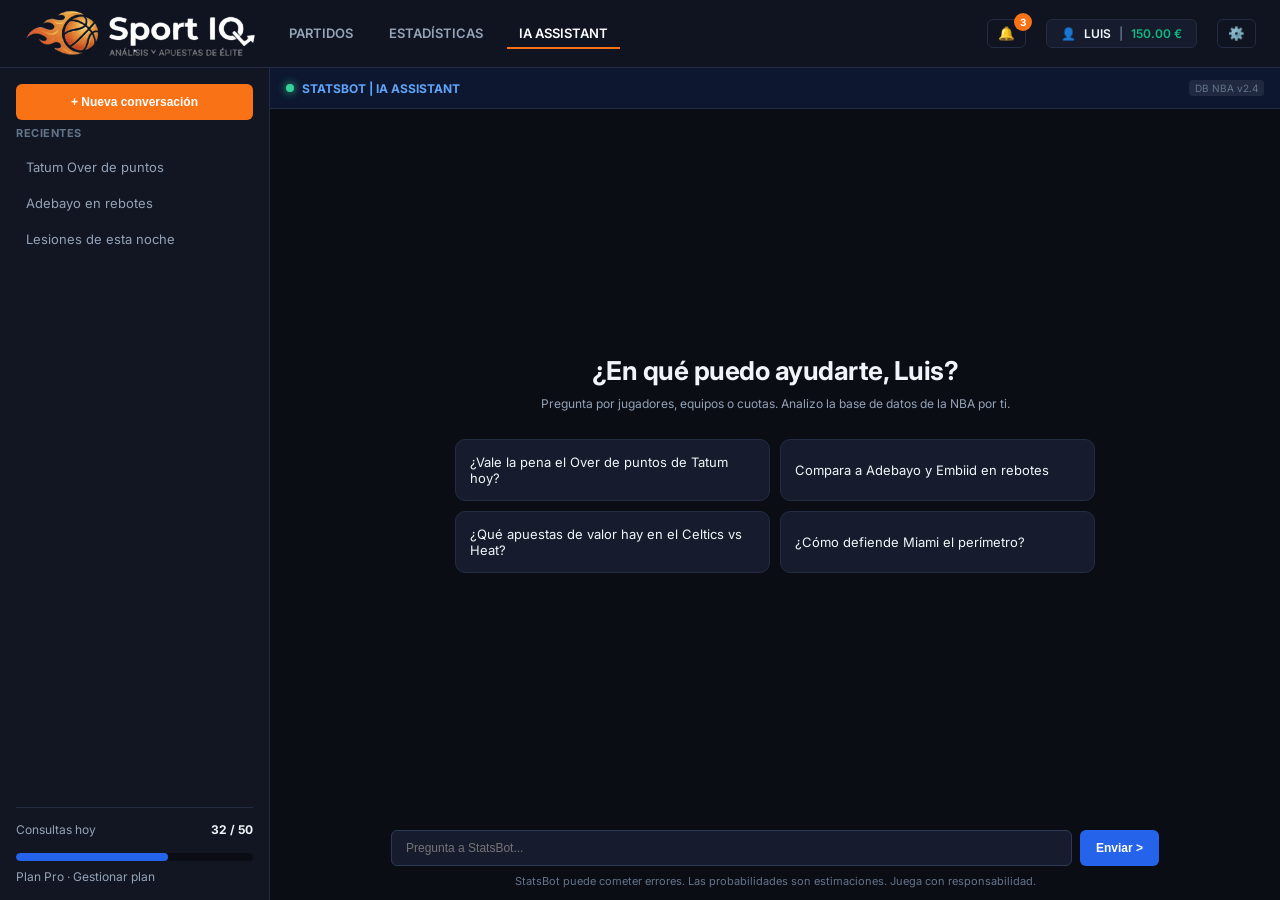
<file: asistente.html>
<!DOCTYPE html>
<html lang="es">
<head>
  <meta charset="UTF-8">
  <meta name="viewport" content="width=device-width, initial-scale=1.0">
  <title>IA Assistant - Sport IQ</title>
  <link rel="stylesheet" href="styles.css">
  <link rel="stylesheet" href="cuenta.css">
  <link rel="stylesheet" href="extras.css">
  <link rel="preconnect" href="https://fonts.googleapis.com">
  <link rel="preconnect" href="https://fonts.gstatic.com" crossorigin>
  <link href="https://fonts.googleapis.com/css2?family=Inter:wght@400;500;600;700&display=swap" rel="stylesheet">
</head>
<body data-page="asistente">
  <header class="navbar">
    <div class="nav-left">
      <a href="Index.html" class="brand-container"><img src="imagenes/Sports.png" alt="Sport IQ Logo" class="brand-logo-img"></a>
      <nav class="nav-links">
        <a href="Index.html" class="nav-link">PARTIDOS</a>
        <a href="#" class="nav-link">ESTADÍSTICAS</a>
        <a href="asistente.html" class="nav-link active">IA ASSISTANT</a>
      </nav>
    </div>
    <div class="nav-right">
      <button class="icon-button" title="Notificaciones">🔔</button>
      <a href="usuario.html" class="user-chip"><span class="user-avatar">👤</span><span class="user-name">LUIS</span><span class="user-divider">|</span><span class="user-balance">150.00 €</span></a>
      <button class="icon-button" title="Ajustes">⚙️</button>
    </div>
  </header>

  <div class="assistant-layout">
    <aside class="assistant-side">
      <button class="action-btn new-chat" id="new-chat" type="button">+ Nueva conversación</button>
      <p class="group-title">Recientes</p>
      <div class="chat-history" id="chat-history"></div>
      <div class="usage-mini">
        <div class="usage-top"><span>Consultas hoy</span><strong>32 / 50</strong></div>
        <div class="usage-bar"><div class="usage-fill" style="width:64%"></div></div>
        <a href="usuario.html#plan" class="muted">Plan Pro · Gestionar plan</a>
      </div>
    </aside>

    <section class="assistant-main">
      <div class="chat-header">
        <div class="chat-status"><span class="status-indicator"></span><span>STATSBOT | IA ASSISTANT</span></div>
        <span class="chat-tag">DB NBA v2.4</span>
      </div>
      <div class="chat-messages assistant-chat" id="chat-messages">
        <div class="welcome" id="welcome">
          <h1>¿En qué puedo ayudarte, Luis?</h1>
          <p class="muted">Pregunta por jugadores, equipos o cuotas. Analizo la base de datos de la NBA por ti.</p>
          <div class="suggestions" id="suggestions"></div>
        </div>
      </div>
      <form class="chat-input-area" id="chat-form">
        <input type="text" id="chat-input" placeholder="Pregunta a StatsBot..." autocomplete="off">
        <button type="submit" class="send-btn">Enviar &gt;</button>
      </form>
      <p class="disclaimer">StatsBot puede cometer errores. Las probabilidades son estimaciones. Juega con responsabilidad.</p>
    </section>
  </div>
  <script src="extras.js"></script>
</body>
</html>
</file>
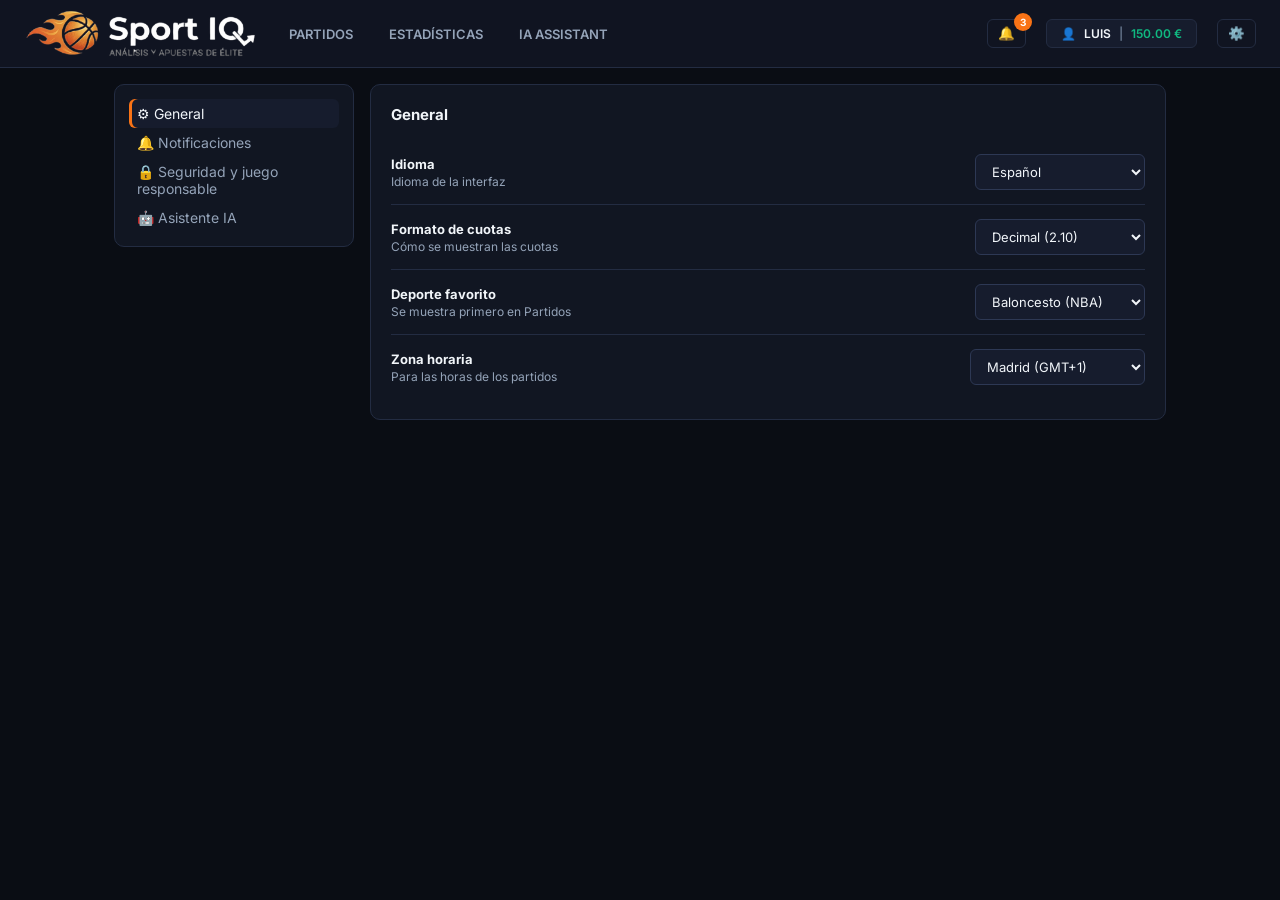
<file: configuracion.html>
<!DOCTYPE html>
<html lang="es">
<head>
  <meta charset="UTF-8">
  <meta name="viewport" content="width=device-width, initial-scale=1.0">
  <title>Configuración - Sport IQ</title>
  <link rel="stylesheet" href="styles.css">
  <link rel="stylesheet" href="cuenta.css">
  <link rel="stylesheet" href="extras.css">
  <link rel="preconnect" href="https://fonts.googleapis.com">
  <link rel="preconnect" href="https://fonts.gstatic.com" crossorigin>
  <link href="https://fonts.googleapis.com/css2?family=Inter:wght@400;500;600;700&display=swap" rel="stylesheet">
</head>
<body data-page="config">
  <header class="navbar">
    <div class="nav-left">
      <a href="Index.html" class="brand-container"><img src="imagenes/Sports.png" alt="Sport IQ Logo" class="brand-logo-img"></a>
      <nav class="nav-links">
        <a href="Index.html" class="nav-link">PARTIDOS</a>
        <a href="#" class="nav-link">ESTADÍSTICAS</a>
        <a href="asistente.html" class="nav-link">IA ASSISTANT</a>
      </nav>
    </div>
    <div class="nav-right">
      <button class="icon-button" title="Notificaciones">🔔</button>
      <a href="usuario.html" class="user-chip"><span class="user-avatar">👤</span><span class="user-name">LUIS</span><span class="user-divider">|</span><span class="user-balance">150.00 €</span></a>
      <button class="icon-button" title="Ajustes">⚙️</button>
    </div>
  </header>

  <div class="account-layout">
    <aside class="account-side">
      <div class="panel-box settings-tabs" role="tablist">
        <button class="sidebar-sub-item tab-btn active" data-tab="general" role="tab">⚙️ General</button>
        <button class="sidebar-sub-item tab-btn" data-tab="notificaciones" role="tab">🔔 Notificaciones</button>
        <button class="sidebar-sub-item tab-btn" data-tab="seguridad" role="tab">🔒 Seguridad y juego responsable</button>
        <button class="sidebar-sub-item tab-btn" data-tab="ia" role="tab">🤖 Asistente IA</button>
      </div>
    </aside>

    <main class="account-main settings-main">
      <section class="panel-box account-section tab-panel" data-panel="general">
        <div class="section-head"><h3>General</h3></div>
        <div class="setting-row"><div><strong>Idioma</strong><p class="muted">Idioma de la interfaz</p></div>
          <select class="select"><option>Español</option><option>English</option><option>Català</option></select></div>
        <div class="setting-row"><div><strong>Formato de cuotas</strong><p class="muted">Cómo se muestran las cuotas</p></div>
          <select class="select"><option>Decimal (2.10)</option><option>Fraccional (11/10)</option><option>Americano (+110)</option></select></div>
        <div class="setting-row"><div><strong>Deporte favorito</strong><p class="muted">Se muestra primero en Partidos</p></div>
          <select class="select"><option>Baloncesto (NBA)</option><option>Fútbol</option><option>Tenis</option></select></div>
        <div class="setting-row"><div><strong>Zona horaria</strong><p class="muted">Para las horas de los partidos</p></div>
          <select class="select"><option>Madrid (GMT+1)</option><option>Canarias (GMT+0)</option><option>Nueva York (GMT-5)</option></select></div>
      </section>

      <section class="panel-box account-section tab-panel" data-panel="notificaciones" hidden>
        <div class="section-head"><h3>Notificaciones</h3></div>
        <p class="group-title">Qué quieres recibir</p>
        <label class="setting-row"><div><strong>Inicio de partidos</strong><p class="muted">Aviso 30 minutos antes</p></div><span class="switch"><input type="checkbox" checked><i></i></span></label>
        <label class="setting-row"><div><strong>Alertas de lesiones</strong><p class="muted">Bajas y dudas de tus equipos</p></div><span class="switch"><input type="checkbox" checked><i></i></span></label>
        <label class="setting-row"><div><strong>Apuestas de valor de la IA</strong><p class="muted">Cuando StatsBot detecte una oportunidad</p></div><span class="switch"><input type="checkbox" checked><i></i></span></label>
        <label class="setting-row"><div><strong>Resultados de cupones</strong><p class="muted">Ganados, perdidos y anulados</p></div><span class="switch"><input type="checkbox" checked><i></i></span></label>
        <label class="setting-row"><div><strong>Uso del plan de IA</strong><p class="muted">Aviso al llegar al 80% de consultas</p></div><span class="switch"><input type="checkbox"><i></i></span></label>
        <p class="group-title">Dónde recibirlas</p>
        <label class="setting-row"><div><strong>En la web</strong><p class="muted">Campana de la barra superior</p></div><span class="switch"><input type="checkbox" checked><i></i></span></label>
        <label class="setting-row"><div><strong>Correo electrónico</strong><p class="muted">Resumen diario</p></div><span class="switch"><input type="checkbox"><i></i></span></label>
      </section>

      <section class="panel-box account-section tab-panel" data-panel="seguridad" hidden>
        <div class="section-head"><h3>Seguridad y juego responsable</h3></div>
        <p class="group-title">Cambiar contraseña</p>
        <form id="pass-form" class="account-form" novalidate>
          <label class="field"><span>Contraseña actual</span><input type="password" name="actual" autocomplete="current-password"></label>
          <span></span>
          <label class="field"><span>Nueva contraseña</span><input type="password" name="nueva" autocomplete="new-password"></label>
          <label class="field"><span>Repetir nueva contraseña</span><input type="password" name="repetir" autocomplete="new-password"></label>
          <p class="form-error" id="pass-error" role="alert" style="grid-column:1/-1"></p>
          <div class="form-actions"><button type="submit" class="action-btn">Actualizar contraseña</button></div>
        </form>
        <p class="group-title">Protección</p>
        <label class="setting-row"><div><strong>Verificación en dos pasos</strong><p class="muted">Código adicional al iniciar sesión</p></div><span class="switch"><input type="checkbox"><i></i></span></label>
        <label class="setting-row"><div><strong>Perfil visible</strong><p class="muted">Otros usuarios pueden ver tu nombre de usuario</p></div><span class="switch"><input type="checkbox" checked><i></i></span></label>
        <p class="group-title">Juego responsable</p>
        <div class="setting-row"><div><strong>Límite mensual de depósito</strong><p class="muted">No podrás depositar más de esta cantidad</p></div>
          <select class="select"><option>Sin límite</option><option>100 €</option><option>300 €</option><option>500 €</option></select></div>
        <div class="setting-row"><div><strong>Eliminar cuenta</strong><p class="muted">Acción permanente. Se borrarán tus datos.</p></div>
          <button class="action-btn outline-btn danger-btn" id="delete-btn" type="button">Eliminar cuenta</button></div>
      </section>

      <section class="panel-box account-section tab-panel" data-panel="ia" hidden>
        <div class="section-head"><h3>Asistente IA</h3><a href="usuario.html#plan" class="action-btn outline-btn login-link">Ver mi plan</a></div>
        <div class="setting-row"><div><strong>Estilo de respuesta</strong><p class="muted">Cuánto detalle da StatsBot</p></div>
          <select class="select"><option>Equilibrado</option><option>Breve</option><option>Detallado</option></select></div>
        <label class="setting-row"><div><strong>Mostrar fuentes de datos</strong><p class="muted">Indica de dónde salen las estadísticas</p></div><span class="switch"><input type="checkbox" checked><i></i></span></label>
        <label class="setting-row"><div><strong>Sugerir apuestas</strong><p class="muted">Permite recomendaciones de cupón en las respuestas</p></div><span class="switch"><input type="checkbox" checked><i></i></span></label>
        <label class="setting-row"><div><strong>Guardar historial de conversaciones</strong><p class="muted">Podrás retomarlas en IA Assistant</p></div><span class="switch"><input type="checkbox" checked><i></i></span></label>
        <div class="setting-row"><div><strong>Borrar historial</strong><p class="muted">Elimina todas tus conversaciones con StatsBot</p></div>
          <button class="action-btn outline-btn" id="clear-btn" type="button">Borrar historial</button></div>
      </section>
    </main>
  </div>
  <script src="extras.js"></script>
</body>
</html>
</file>
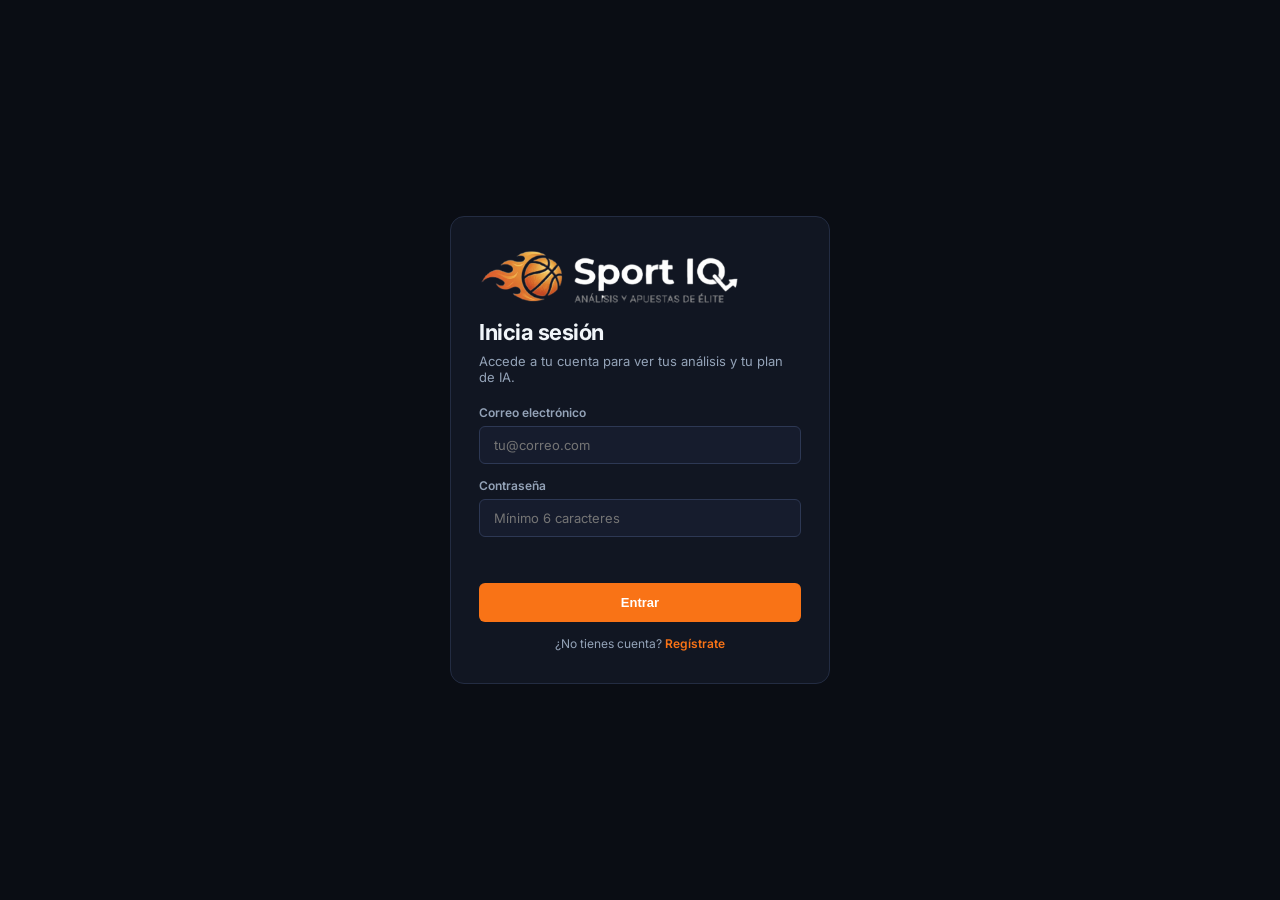
<file: login.html>
<!DOCTYPE html>
<html lang="es">
<head>
  <meta charset="UTF-8">
  <meta name="viewport" content="width=device-width, initial-scale=1.0">
  <title>Iniciar sesión - Sport IQ</title>
  <link rel="stylesheet" href="styles.css">
  <link rel="stylesheet" href="cuenta.css">
  <link rel="preconnect" href="https://fonts.googleapis.com">
  <link rel="preconnect" href="https://fonts.gstatic.com" crossorigin>
  <link href="https://fonts.googleapis.com/css2?family=Inter:wght@400;500;600;700&display=swap" rel="stylesheet">
</head>
<body class="login-body">
  <main class="login-box">
    <img src="imagenes/Sports.png" alt="Sport IQ Logo" class="login-logo">
    <h1>Inicia sesión</h1>
    <p class="login-sub">Accede a tu cuenta para ver tus análisis y tu plan de IA.</p>

    <form id="login-form" novalidate>
      <label class="field">
        <span>Correo electrónico</span>
        <input type="email" id="email" placeholder="tu@correo.com" autocomplete="email">
      </label>
      <label class="field">
        <span>Contraseña</span>
        <input type="password" id="password" placeholder="Mínimo 6 caracteres" autocomplete="current-password">
      </label>
      <p class="form-error" id="login-error" role="alert"></p>
      <button type="submit" class="action-btn login-btn">Entrar</button>
    </form>

    <p class="login-foot">¿No tienes cuenta? <a href="#">Regístrate</a></p>
  </main>
  <script src="cuenta.js"></script>
</body>
</html>
</file>
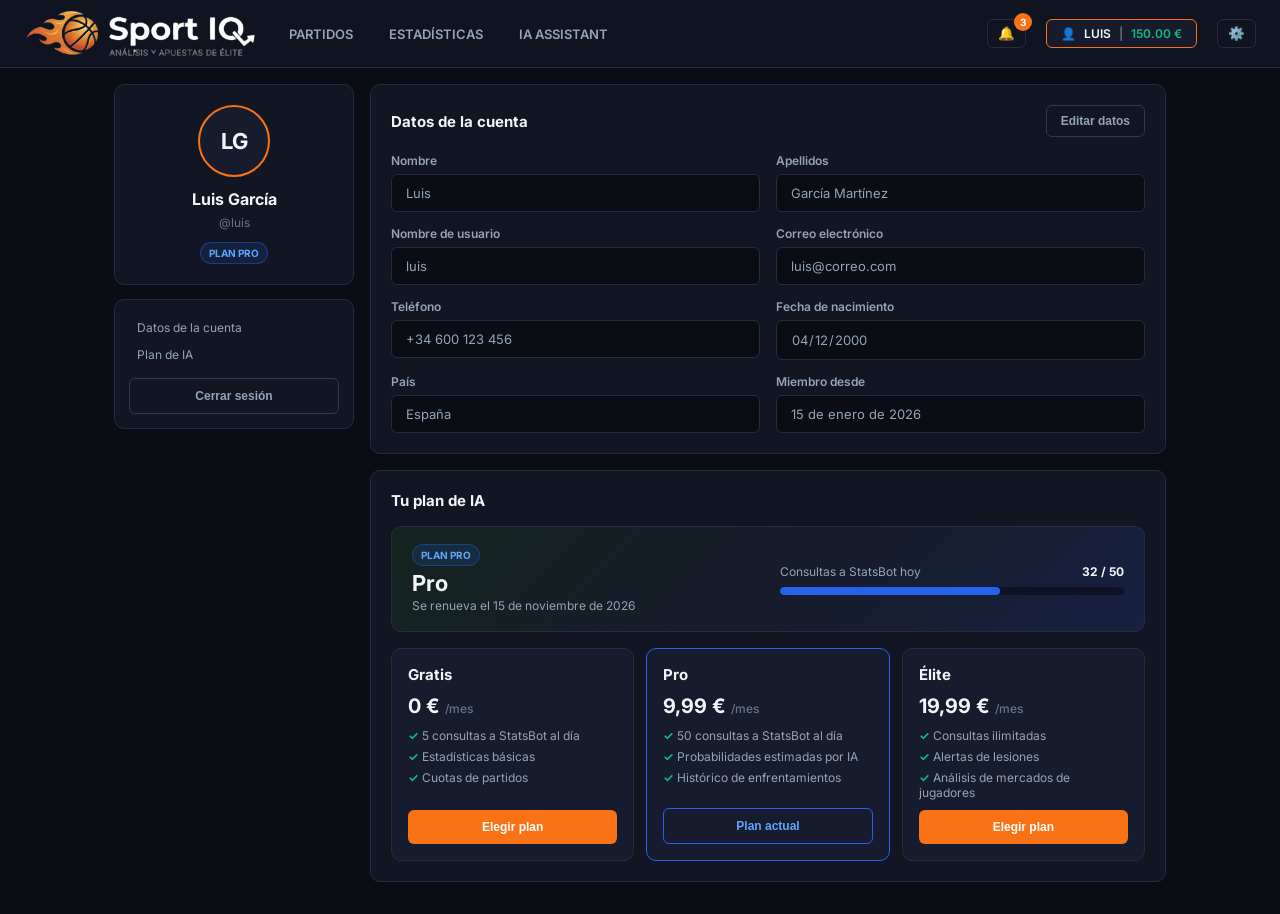
<file: usuario.html>
<!DOCTYPE html>
<html lang="es">
<head>
  <meta charset="UTF-8">
  <meta name="viewport" content="width=device-width, initial-scale=1.0">
  <title>Mi cuenta - Sport IQ</title>
  <link rel="stylesheet" href="styles.css">
  <link rel="stylesheet" href="cuenta.css">
  <link rel="preconnect" href="https://fonts.googleapis.com">
  <link rel="preconnect" href="https://fonts.gstatic.com" crossorigin>
  <link href="https://fonts.googleapis.com/css2?family=Inter:wght@400;500;600;700&display=swap" rel="stylesheet">
  <link rel="stylesheet" href="extras.css">
</head>
<body>
  <header class="navbar">
    <div class="nav-left">
      <a href="Index.html" class="brand-container">
        <img src="imagenes/Sports.png" alt="Sport IQ Logo" class="brand-logo-img">
      </a>
      <nav class="nav-links">
        <a href="Index.html" class="nav-link">PARTIDOS</a>
        <a href="#" class="nav-link">ESTADÍSTICAS</a>
        <a href="#" class="nav-link">IA ASSISTANT</a>
      </nav>
    </div>
    <div class="nav-right">
      <button class="icon-button" title="Notificaciones">🔔</button>
      <a href="usuario.html" class="user-chip user-chip-active">
        <span class="user-avatar">👤</span>
        <span class="user-name" data-bind="nombre-corto">LUIS</span>
        <span class="user-divider">|</span>
        <span class="user-balance">150.00 €</span>
      </a>
      <button class="icon-button" title="Ajustes">⚙️</button>
    </div>
  </header>

  <div class="account-layout">
    <!-- PERFIL + MENÚ -->
    <aside class="account-side">
      <div class="panel-box profile-card">
        <div class="profile-avatar" data-bind="iniciales">LG</div>
        <h2 data-bind="nombre-completo">Luis García</h2>
        <p class="profile-user" data-bind="usuario">@luis</p>
        <span class="ia-badge" data-bind="plan-badge">PLAN PRO</span>
      </div>
      <div class="panel-box">
        <a href="#datos" class="sidebar-sub-item">Datos de la cuenta</a>
        <a href="#plan" class="sidebar-sub-item">Plan de IA</a>
        <button class="action-btn outline-btn logout-btn" id="logout-btn">Cerrar sesión</button>
      </div>
    </aside>

    <main class="account-main">
      <!-- DATOS DE LA CUENTA -->
      <section class="panel-box account-section" id="datos">
        <div class="section-head">
          <h3>Datos de la cuenta</h3>
          <button class="action-btn outline-btn" id="edit-btn" type="button">Editar datos</button>
        </div>
        <form id="account-form" class="account-form">
          <label class="field"><span>Nombre</span><input name="nombre" value="Luis" disabled required></label>
          <label class="field"><span>Apellidos</span><input name="apellidos" value="García Martínez" disabled required></label>
          <label class="field"><span>Nombre de usuario</span><input name="usuario" value="luis" disabled required></label>
          <label class="field"><span>Correo electrónico</span><input name="email" type="email" value="luis@correo.com" disabled required></label>
          <label class="field"><span>Teléfono</span><input name="telefono" type="tel" value="+34 600 123 456" disabled></label>
          <label class="field"><span>Fecha de nacimiento</span><input name="nacimiento" type="date" value="2000-04-12" disabled></label>
          <label class="field"><span>País</span><input name="pais" value="España" disabled></label>
          <label class="field"><span>Miembro desde</span><input value="15 de enero de 2026" disabled></label>
          <div class="form-actions" id="form-actions" hidden>
            <button type="button" class="action-btn outline-btn" id="cancel-btn">Cancelar</button>
            <button type="submit" class="action-btn">Guardar cambios</button>
          </div>
        </form>
      </section>

      <!-- PLAN DE IA -->
      <section class="panel-box account-section" id="plan">
        <div class="section-head"><h3>Tu plan de IA</h3></div>

        <div class="current-plan">
          <div>
            <span class="ia-badge" data-bind="plan-badge">PLAN PRO</span>
            <h4 data-bind="plan-nombre">Pro</h4>
            <p class="muted" data-bind="plan-renovacion">Se renueva el 15 de noviembre de 2026</p>
          </div>
          <div class="usage">
            <div class="usage-top"><span>Consultas a StatsBot hoy</span><strong data-bind="uso-texto">32 / 50</strong></div>
            <div class="usage-bar"><div class="usage-fill" id="usage-fill"></div></div>
          </div>
        </div>

        <div class="plans-grid" id="plans-grid"></div>
      </section>
    </main>
  </div>

  <div class="toast" id="toast" role="status"></div>
  <script src="cuenta.js"></script>
  <script src="extras.js"></script>
</body>
</html>
</file>
<file: styles.css>
:root {
  --bg-body: #0a0d14;
  --bg-panel: #111622;
  --bg-card: #161c2d;
  --border-color: #232c42;
  --border-accent: #2d3854;

  --accent-orange: #f97316;
  --accent-orange-hover: #ea580c;
  --accent-blue: #2563eb;
  --accent-blue-hover: #1d4ed8;
  --accent-green: #10b981;

  --text-main: #f1f5f9;
  --text-muted: #94a3b8;
  --text-dim: #64748b;

  --radius-sm: 6px;
  --radius-md: 10px;
  --radius-lg: 14px;
}

* {
  margin: 0;
  padding: 0;
  box-sizing: border-box;
}

body {
  background-color: var(--bg-body);
  color: var(--text-main);
  font-family: 'Inter', system-ui, sans-serif;
  font-size: 14px;
  min-height: 100vh;
  display: flex;
  flex-direction: column;
}

/* ==========================================================================
   NAVBAR & LOGO
   ========================================================================== */
.navbar {
  height: 68px;
  background-color: rgba(17, 22, 34, 0.95);
  border-bottom: 1px solid var(--border-color);
  display: flex;
  align-items: center;
  justify-content: space-between;
  padding: 0 24px;
  position: sticky;
  top: 0;
  z-index: 50;
  backdrop-filter: blur(8px);
}

.nav-left, .nav-right {
  display: flex;
  align-items: center;
  gap: 20px;
}

/* Estilo para integrar el logo Sports.png recortado y limpio */
.brand-container {
  display: flex;
  align-items: center;
  text-decoration: none;
}

.brand-logo-img {
  height: 50px;
  width: auto;
  object-fit: contain;
  border-radius: var(--radius-sm);
  transition: transform 0.2s;
}

.brand-logo-img:hover {
  transform: scale(1.02);
}

.nav-links {
  display: flex;
  gap: 12px;
}

.nav-link {
  color: var(--text-muted);
  text-decoration: none;
  font-size: 13px;
  font-weight: 600;
  padding: 6px 12px;
  border-radius: var(--radius-sm);
  transition: all 0.2s ease;
}

.nav-link:hover, .nav-link.active {
  color: #ffffff;
}

.nav-link.active {
  border-bottom: 2px solid var(--accent-orange);
  border-radius: 0;
}

.icon-button {
  background: transparent;
  border: 1px solid var(--border-color);
  color: var(--text-main);
  padding: 6px 10px;
  border-radius: var(--radius-sm);
  cursor: pointer;
}

.user-chip {
  background: var(--bg-card);
  border: 1px solid var(--border-color);
  border-radius: var(--radius-sm);
  padding: 6px 14px;
  display: flex;
  align-items: center;
  gap: 8px;
  font-size: 12px;
  font-weight: 600;
}

.user-divider { color: var(--text-dim); }
.user-balance { color: var(--accent-green); }

/* ==========================================================================
   LAYOUT PRINCIPAL 3 COLUMNAS
   ========================================================================== */
.main-dashboard {
  flex: 1;
  display: grid;
  grid-template-columns: 240px 1fr 380px;
  gap: 16px;
  padding: 16px 24px;
  overflow: hidden;
}

/* SIDEBAR IZQUIERDA */
.sidebar-left {
  display: flex;
  flex-direction: column;
  gap: 14px;
}

.panel-box {
  background: var(--bg-panel);
  border: 1px solid var(--border-color);
  border-radius: var(--radius-md);
  padding: 14px;
}

.panel-header-simple {
  display: flex;
  justify-content: space-between;
  color: var(--text-muted);
  font-size: 12px;
  margin-bottom: 10px;
}

.calendar-grid {
  display: grid;
  grid-template-columns: repeat(7, 1fr);
  text-align: center;
  font-size: 11px;
  row-gap: 6px;
  color: var(--text-muted);
}

.cal-dim { color: var(--text-dim); }
.cal-active {
  background: var(--accent-blue);
  color: #fff;
  border-radius: 4px;
  font-weight: 700;
}

.list-item {
  display: flex;
  justify-content: space-between;
  align-items: center;
  padding: 8px 10px;
  border-radius: var(--radius-sm);
  font-size: 12px;
  color: var(--text-muted);
  cursor: pointer;
  margin-bottom: 4px;
}

.list-item:hover, .list-item.active-item {
  background: var(--bg-card);
  color: var(--text-main);
}

.list-teams {
  display: flex;
  align-items: center;
  gap: 8px;
}

.team-mini-icon {
  width: 18px;
  height: 18px;
  object-fit: contain;
}

.time-badge { font-size: 11px; color: var(--text-dim); }

.dropdown-header {
  font-size: 11px;
  font-weight: 700;
  color: var(--text-dim);
  display: flex;
  justify-content: space-between;
  margin-bottom: 8px;
}

.sidebar-sub-item {
  padding: 6px 8px;
  font-size: 12px;
  color: var(--text-muted);
  cursor: pointer;
  border-radius: var(--radius-sm);
}

.sidebar-sub-item:hover { color: #fff; background: var(--bg-card); }

/* ==========================================================================
   COLUMNA CENTRAL: ENCUENTRO Y JUGADORES
   ========================================================================== */
.content-center {
  display: flex;
  flex-direction: column;
  gap: 16px;
  overflow-y: auto;
}

.matchup-banner {
  background: linear-gradient(135deg, #13241f 0%, #171c2a 50%, #2b161e 100%);
  border: 1px solid var(--border-color);
  border-radius: var(--radius-lg);
  padding: 24px;
}

.matchup-details {
  display: flex;
  align-items: center;
  justify-content: space-between;
  margin-bottom: 20px;
}

/* ZONA DE LOS LOGOS DE LOS EQUIPOS */
.team-logo-container {
  display: flex;
  flex-direction: column;
  align-items: center;
  gap: 6px;
  background: rgba(0, 0, 0, 0.35);
  padding: 12px 18px;
  border-radius: var(--radius-md);
  border: 1px solid rgba(255, 255, 255, 0.08);
}

.team-logo-img {
  width: 90px;
  height: 90px;
  object-fit: contain;
  filter: drop-shadow(0 4px 6px rgba(0, 0, 0, 0.5));
}

.team-code {
  font-weight: 700;
  font-size: 12px;
  letter-spacing: 1px;
}

.matchup-info {
  text-align: center;
}

.matchup-info h2 {
  font-size: 20px;
  font-weight: 700;
  letter-spacing: -0.5px;
}

.matchup-info p {
  font-size: 12px;
  color: var(--text-muted);
  margin-top: 4px;
}

.odds-row {
  display: grid;
  grid-template-columns: 1fr 1fr;
  gap: 12px;
}

.bet-button {
  background: rgba(17, 22, 34, 0.7);
  border: 1px solid var(--border-accent);
  color: var(--text-main);
  padding: 12px;
  border-radius: var(--radius-md);
  cursor: pointer;
  font-size: 14px;
  display: flex;
  justify-content: center;
  gap: 8px;
  transition: all 0.2s;
}

.bet-button:hover {
  border-color: var(--accent-orange);
  background: var(--bg-card);
}

.bet-button strong { color: var(--accent-orange); }

.props-section {
  display: flex;
  flex-direction: column;
  gap: 12px;
}

.props-header h3 {
  font-size: 13px;
  font-weight: 700;
  color: var(--text-muted);
  letter-spacing: 0.5px;
}

/* TARJETAS DE JUGADORES CON IMAGEN REAL */
.player-card {
  background: var(--bg-panel);
  border: 1px solid var(--border-color);
  border-radius: var(--radius-lg);
  padding: 16px;
  display: flex;
  gap: 18px;
  align-items: center;
}

.player-image-wrap {
  width: 72px;
  height: 72px;
  border-radius: 50%;
  overflow: hidden;
  border: 2px solid var(--border-accent);
  background: var(--bg-card);
  flex-shrink: 0;
  box-shadow: 0 4px 10px rgba(0,0,0,0.4);
}

.player-photo {
  width: 100%;
  height: 100%;
  object-fit: cover;
  object-position: top center;
}

.player-content {
  flex: 1;
}

.player-row-top {
  display: flex;
  justify-content: space-between;
  align-items: flex-start;
  margin-bottom: 8px;
}

.player-row-top h4 {
  font-size: 15px;
  font-weight: 700;
}

.prop-target {
  font-size: 12px;
  color: var(--text-muted);
}

.ia-badge {
  background: rgba(37, 99, 235, 0.15);
  border: 1px solid rgba(37, 99, 235, 0.4);
  color: #60a5fa;
  font-size: 10px;
  font-weight: 700;
  padding: 4px 8px;
  border-radius: 20px;
}

.ia-badge-amber {
  background: rgba(245, 158, 11, 0.15);
  border-color: rgba(245, 158, 11, 0.4);
  color: #fbbf24;
}

.player-stats-grid {
  display: grid;
  grid-template-columns: repeat(4, 1fr);
  gap: 8px;
  background: var(--bg-card);
  padding: 10px;
  border-radius: var(--radius-sm);
  font-size: 11px;
  margin-bottom: 12px;
}

.player-stats-grid span { color: var(--text-dim); }

.player-card-actions {
  display: flex;
  gap: 10px;
}

.action-btn {
  background: var(--accent-orange);
  color: #fff;
  border: none;
  padding: 8px 14px;
  border-radius: var(--radius-sm);
  font-weight: 600;
  font-size: 12px;
  cursor: pointer;
  transition: background 0.2s;
}

.action-btn:hover { background: var(--accent-orange-hover); }

.outline-btn {
  background: transparent;
  border: 1px solid var(--border-accent);
  color: var(--text-muted);
}

.outline-btn:hover { background: var(--bg-card); color: #fff; }

/* ==========================================================================
   COLUMNA DERECHA (CHATBOT STATSBOT)
   ========================================================================== */
.sidebar-right {
  background: var(--bg-panel);
  border: 1px solid var(--border-color);
  border-radius: var(--radius-lg);
  display: flex;
  flex-direction: column;
  height: calc(100vh - 100px);
}

.chat-header {
  background: rgba(37, 99, 235, 0.12);
  border-bottom: 1px solid var(--border-color);
  padding: 12px 16px;
  display: flex;
  justify-content: space-between;
  align-items: center;
}

.chat-status {
  display: flex;
  align-items: center;
  gap: 8px;
  font-weight: 700;
  font-size: 12px;
  color: #60a5fa;
}

.status-indicator {
  width: 8px;
  height: 8px;
  background: #34d399;
  border-radius: 50%;
  box-shadow: 0 0 8px #34d399;
}

.chat-tag {
  font-size: 10px;
  background: rgba(255, 255, 255, 0.08);
  padding: 2px 6px;
  border-radius: 4px;
  color: var(--text-dim);
}

.chat-messages {
  flex: 1;
  padding: 16px;
  overflow-y: auto;
  display: flex;
  flex-direction: column;
  gap: 14px;
}

.msg {
  padding: 12px;
  border-radius: var(--radius-md);
  font-size: 12px;
  line-height: 1.5;
}

.msg-header {
  font-size: 10px;
  font-weight: 700;
  text-transform: uppercase;
  margin-bottom: 4px;
}

.user-msg {
  background: var(--bg-card);
  border: 1px solid var(--border-color);
  align-self: flex-end;
  max-width: 85%;
}

.user-msg .msg-header { color: var(--text-dim); }

.bot-msg {
  background: rgba(23, 37, 84, 0.4);
  border: 1px solid rgba(59, 130, 246, 0.3);
  align-self: flex-start;
  max-width: 95%;
}

.bot-msg .msg-header { color: #60a5fa; }
.bot-analysis-list { margin: 6px 0 8px 16px; color: var(--text-muted); }

.bot-highlight {
  background: rgba(0, 0, 0, 0.2);
  padding: 8px;
  border-radius: var(--radius-sm);
  margin-bottom: 10px;
  border-left: 3px solid var(--accent-blue);
}

.add-slip-btn {
  width: 100%;
  background: var(--accent-blue);
  color: #fff;
  border: none;
  padding: 10px;
  border-radius: var(--radius-sm);
  font-size: 11px;
  font-weight: 700;
  cursor: pointer;
}

.add-slip-btn:hover { background: var(--accent-blue-hover); }

.chat-input-area {
  padding: 12px;
  border-top: 1px solid var(--border-color);
  display: flex;
  gap: 8px;
  background: var(--bg-panel);
}

.chat-input-area input {
  flex: 1;
  background: var(--bg-card);
  border: 1px solid var(--border-accent);
  color: #fff;
  padding: 10px 14px;
  border-radius: var(--radius-sm);
  font-size: 12px;
  outline: none;
}

.chat-input-area input:focus { border-color: var(--accent-blue); }

.send-btn {
  background: var(--accent-blue);
  border: none;
  color: #fff;
  padding: 0 16px;
  border-radius: var(--radius-sm);
  font-weight: 600;
  font-size: 12px;
  cursor: pointer;
}

.send-btn:hover { background: var(--accent-blue-hover); }

/* Acceso a la cuenta desde la barra superior */
a.user-chip { color: inherit; text-decoration: none; cursor: pointer; }
a.user-chip:hover { border-color: var(--accent-orange); }

/* Botón de iniciar sesión en la barra superior */
.login-link { text-decoration: none; display: inline-flex; align-items: center; padding: 9px 16px; }

/* Botones de cambio de mes */
.cal-nav-btn {
  background: transparent;
  border: none;
  color: var(--text-muted);
  cursor: pointer;
  font-weight: 700;
  padding: 2px 6px;
  border-radius: var(--radius-sm);
  transition: all 0.2s;
}

.cal-nav-btn:hover {
  color: #fff;
  background: var(--bg-card);
}

/* Casillas del calendario */
.calendar-grid span {
  padding: 6px 0;
  border-radius: 4px;
  font-size: 11px;
  position: relative;
  user-select: none;
}

.cal-day-cell {
  cursor: pointer;
  transition: background 0.15s;
}

.cal-day-cell:hover {
  background: var(--bg-card-hover);
  color: #fff;
}

/* Día con partidos registrados */
.has-matches::after {
  content: '';
  position: absolute;
  bottom: 2px;
  left: 50%;
  transform: translateX(-50%);
  width: 4px;
  height: 4px;
  background-color: var(--accent-orange);
  border-radius: 50%;
}

/* Día seleccionado actualmente */
.cal-active {
  background: var(--accent-blue) !important;
  color: #fff !important;
  font-weight: 700;
}
</file>
<file: cuenta.css>
/* =============================================================================
   SPORT IQ - LOGIN Y PÁGINA DE USUARIO (usa las variables de styles.css)
   ============================================================================= */

/* ---------- Campos de formulario (compartidos) ---------- */
.field { display: flex; flex-direction: column; gap: 6px; }
.field span { font-size: 12px; font-weight: 600; color: var(--text-muted); }
.field input {
  background: var(--bg-card);
  border: 1px solid var(--border-accent);
  color: var(--text-main);
  padding: 10px 14px;
  border-radius: var(--radius-sm);
  font: inherit;
  font-size: 13px;
  outline: none;
  transition: border-color 0.2s;
}
.field input:focus { border-color: var(--accent-blue); }
.field input:disabled { color: var(--text-muted); border-color: var(--border-color); background: var(--bg-body); }
.field input.invalid { border-color: #ef4444; }
.form-error { min-height: 18px; font-size: 12px; color: #f87171; }
.muted { color: var(--text-muted); font-size: 12px; }
:focus-visible { outline: 2px solid var(--accent-blue); outline-offset: 2px; }

/* ---------- LOGIN ---------- */
.login-body { align-items: center; justify-content: center; padding: 24px; }
.login-box {
  width: 100%;
  max-width: 380px;
  background: var(--bg-panel);
  border: 1px solid var(--border-color);
  border-radius: var(--radius-lg);
  padding: 32px 28px;
  display: flex;
  flex-direction: column;
  gap: 14px;
}
.login-logo { height: 56px; width: auto; align-self: flex-start; border-radius: var(--radius-sm); }
.login-box h1 { font-size: 22px; letter-spacing: -0.5px; }
.login-sub { color: var(--text-muted); font-size: 13px; margin-top: -6px; }
.login-box form { display: flex; flex-direction: column; gap: 14px; margin-top: 6px; }
.login-btn { padding: 12px; font-size: 13px; }
.login-foot { text-align: center; font-size: 12px; color: var(--text-muted); }
.login-foot a { color: var(--accent-orange); text-decoration: none; font-weight: 600; }
.login-foot a:hover { text-decoration: underline; }

/* ---------- USUARIO: LAYOUT ---------- */
.user-chip-active { border-color: var(--accent-orange); }
.account-layout {
  width: 100%;
  max-width: 1100px;
  margin: 0 auto;
  padding: 16px 24px 32px;
  display: grid;
  grid-template-columns: 240px 1fr;
  gap: 16px;
  align-items: start;
}
.account-side { display: flex; flex-direction: column; gap: 14px; position: sticky; top: 84px; }
.account-main { display: flex; flex-direction: column; gap: 16px; min-width: 0; }
.account-side a.sidebar-sub-item { display: block; text-decoration: none; }
.account-section { padding: 20px; scroll-margin-top: 84px; }
.section-head { display: flex; justify-content: space-between; align-items: center; margin-bottom: 16px; }
.section-head h3 { font-size: 15px; font-weight: 700; }

/* ---------- PERFIL ---------- */
.profile-card { display: flex; flex-direction: column; align-items: center; gap: 6px; text-align: center; padding: 20px 14px; }
.profile-avatar {
  width: 72px; height: 72px; border-radius: 50%;
  background: var(--bg-card);
  border: 2px solid var(--accent-orange);
  display: grid; place-items: center;
  font-size: 22px; font-weight: 700;
  margin-bottom: 6px;
}
.profile-card h2 { font-size: 16px; }
.profile-user { color: var(--text-dim); font-size: 12px; margin-bottom: 6px; }
.logout-btn { width: 100%; margin-top: 10px; padding: 10px; }
.logout-btn:hover { border-color: #ef4444; color: #f87171; background: transparent; }

/* ---------- FORMULARIO DE DATOS ---------- */
.account-form { display: grid; grid-template-columns: 1fr 1fr; gap: 14px 16px; }
.form-actions { grid-column: 1 / -1; display: flex; justify-content: flex-end; gap: 10px; }
.form-actions[hidden] { display: none; }

/* ---------- PLAN DE IA ---------- */
.current-plan {
  background: linear-gradient(135deg, #13241f 0%, #171c2a 50%, #162040 100%);
  border: 1px solid var(--border-color);
  border-radius: var(--radius-md);
  padding: 18px 20px;
  display: grid;
  grid-template-columns: 1fr 1fr;
  gap: 24px;
  align-items: center;
  margin-bottom: 16px;
}
.current-plan h4 { font-size: 22px; margin: 8px 0 2px; }
.usage-top { display: flex; justify-content: space-between; font-size: 12px; color: var(--text-muted); margin-bottom: 8px; }
.usage-top strong { color: var(--text-main); }
.usage-bar { height: 8px; background: rgba(0, 0, 0, 0.4); border-radius: 20px; overflow: hidden; }
.usage-fill { height: 100%; width: 0; background: var(--accent-blue); border-radius: 20px; transition: width 0.5s ease; }
.usage-fill.warn { background: var(--accent-orange); }

.plans-grid { display: grid; grid-template-columns: repeat(3, 1fr); gap: 12px; }
.plan-card {
  background: var(--bg-card);
  border: 1px solid var(--border-color);
  border-radius: var(--radius-md);
  padding: 16px;
  display: flex;
  flex-direction: column;
  gap: 10px;
}
.plan-card.is-current { border-color: var(--accent-blue); }
.plan-card h4 { font-size: 15px; }
.plan-price { font-size: 20px; font-weight: 700; }
.plan-price small { font-size: 12px; font-weight: 500; color: var(--text-dim); }
.plan-card ul { list-style: none; display: flex; flex-direction: column; gap: 6px; font-size: 12px; color: var(--text-muted); flex: 1; }
.plan-card li::before { content: "✓ "; color: var(--accent-green); font-weight: 700; }
.plan-card .action-btn { width: 100%; padding: 10px; }
.plan-card .action-btn:disabled { background: transparent; border: 1px solid var(--accent-blue); color: #60a5fa; cursor: default; }

/* ---------- AVISO ---------- */
.toast {
  position: fixed; bottom: 24px; left: 50%;
  transform: translate(-50%, 20px);
  background: var(--bg-card);
  border: 1px solid var(--accent-green);
  color: var(--text-main);
  padding: 10px 18px;
  border-radius: var(--radius-sm);
  font-size: 13px;
  opacity: 0; pointer-events: none;
  transition: opacity 0.25s, transform 0.25s;
}
.toast.show { opacity: 1; transform: translate(-50%, 0); }

/* ---------- RESPONSIVE ---------- */
@media (max-width: 900px) {
  .account-layout { grid-template-columns: 1fr; }
  .account-side { position: static; }
  .plans-grid, .current-plan { grid-template-columns: 1fr; }
}
@media (max-width: 560px) {
  .account-form { grid-template-columns: 1fr; }
  .account-layout { padding: 12px; }
  .nav-links { display: none; }
}
@media (prefers-reduced-motion: reduce) {
  * { transition: none !important; }
}
</file>
<file: extras.css>
/* =============================================================================
   SPORT IQ - NOTIFICACIONES, CONFIGURACIÓN Y AI ASSISTANT
   ============================================================================= */
.group-title { font-size: 11px; font-weight: 700; text-transform: uppercase; letter-spacing: 0.5px; color: var(--text-dim); margin: 18px 0 4px; }
.group-title:first-of-type { margin-top: 0; }

/* ---------- NOTIFICACIONES (estilo desplegable de YouTube) ---------- */
.notif-wrap { position: relative; }
.notif-badge {
  position: absolute; top: -6px; right: -6px;
  min-width: 18px; height: 18px; padding: 0 5px;
  background: var(--accent-orange); color: #fff;
  border-radius: 20px; font-size: 10px; font-weight: 700;
  display: grid; place-items: center; pointer-events: none;
}
.notif-badge[hidden] { display: none; }
.notif-panel {
  position: absolute; top: calc(100% + 10px); right: 0; z-index: 300;
  width: 380px; max-width: 92vw; max-height: 480px;
  background: var(--bg-panel); border: 1px solid var(--border-accent);
  border-radius: var(--radius-md); box-shadow: 0 12px 32px rgba(0, 0, 0, 0.5);
  display: flex; flex-direction: column; overflow: hidden;
}
.notif-panel[hidden] { display: none; }
.notif-head { display: flex; justify-content: space-between; align-items: center; padding: 14px 16px; border-bottom: 1px solid var(--border-color); }
.notif-head h4 { font-size: 15px; }
.notif-link { background: none; border: none; color: #60a5fa; font: inherit; font-size: 12px; cursor: pointer; text-decoration: none; }
.notif-link:hover { text-decoration: underline; }
.notif-list { overflow-y: auto; flex: 1; }
.notif-item {
  width: 100%; display: flex; gap: 12px; align-items: flex-start; text-align: left;
  padding: 12px 16px; background: transparent; border: none; border-bottom: 1px solid var(--border-color);
  color: var(--text-main); font: inherit; cursor: pointer;
}
.notif-item:hover { background: var(--bg-card); }
.notif-item.unread { background: rgba(37, 99, 235, 0.08); }
.notif-icon { width: 38px; height: 38px; flex: none; border-radius: 50%; background: var(--bg-card); border: 1px solid var(--border-accent); display: grid; place-items: center; font-size: 16px; }
.notif-text { flex: 1; font-size: 13px; line-height: 1.4; }
.notif-time { display: block; font-size: 11px; color: var(--text-dim); margin-top: 3px; }
.notif-dot { width: 8px; height: 8px; border-radius: 50%; background: var(--accent-blue); margin-top: 6px; flex: none; visibility: hidden; }
.notif-item.unread .notif-dot { visibility: visible; }
.notif-empty { padding: 32px 16px; text-align: center; color: var(--text-dim); font-size: 13px; }
.notif-foot { padding: 10px 16px; border-top: 1px solid var(--border-color); text-align: center; }

/* ---------- CONFIGURACIÓN ---------- */
.settings-tabs { display: flex; flex-direction: column; }
.tab-btn { background: transparent; border: none; color: var(--text-muted); font: inherit; text-align: left; cursor: pointer; width: 100%; }
.tab-btn.active { background: var(--bg-card); color: var(--text-main); box-shadow: inset 3px 0 0 var(--accent-orange); }
.tab-panel[hidden] { display: none; }
.setting-row { display: flex; justify-content: space-between; align-items: center; gap: 16px; padding: 14px 0; border-bottom: 1px solid var(--border-color); cursor: default; }
.setting-row:last-child { border-bottom: none; }
.setting-row strong { font-size: 13px; }
.setting-row .muted { margin-top: 2px; }
.select {
  background: var(--bg-card); color: var(--text-main); border: 1px solid var(--border-accent);
  padding: 8px 12px; border-radius: var(--radius-sm); font: inherit; font-size: 13px; min-width: 170px; cursor: pointer;
}
.select:focus { border-color: var(--accent-blue); outline: none; }
.switch { position: relative; width: 42px; height: 24px; flex: none; cursor: pointer; }
.switch input { position: absolute; inset: 0; opacity: 0; cursor: pointer; z-index: 1; margin: 0; }
.switch i { position: absolute; inset: 0; background: var(--border-accent); border-radius: 20px; transition: background 0.2s; }
.switch i::after { content: ""; position: absolute; top: 3px; left: 3px; width: 18px; height: 18px; border-radius: 50%; background: #fff; transition: transform 0.2s; }
.switch input:checked + i { background: var(--accent-blue); }
.switch input:checked + i::after { transform: translateX(18px); }
.switch input:focus-visible + i { outline: 2px solid var(--accent-blue); outline-offset: 2px; }
.danger-btn:hover { border-color: #ef4444; color: #f87171; background: transparent; }
#pass-form { margin-bottom: 4px; }

/* ---------- AI ASSISTANT ---------- */
.assistant-layout { display: grid; grid-template-columns: 270px 1fr; height: calc(100vh - 68px); min-height: 0; }
.assistant-side { background: var(--bg-panel); border-right: 1px solid var(--border-color); padding: 16px; display: flex; flex-direction: column; gap: 6px; min-height: 0; }
.new-chat { width: 100%; padding: 11px; }
.chat-history { flex: 1; overflow-y: auto; display: flex; flex-direction: column; gap: 2px; }
.history-item { background: transparent; border: none; color: var(--text-muted); font: inherit; font-size: 13px; text-align: left; padding: 9px 10px; border-radius: var(--radius-sm); cursor: pointer; white-space: nowrap; overflow: hidden; text-overflow: ellipsis; }
.history-item:hover { background: var(--bg-card); color: var(--text-main); }
.history-item.active { background: var(--bg-card); color: var(--text-main); box-shadow: inset 3px 0 0 var(--accent-blue); }
.usage-mini { border-top: 1px solid var(--border-color); padding-top: 14px; display: flex; flex-direction: column; gap: 8px; }
.usage-mini a { text-decoration: none; }
.usage-mini a:hover { color: var(--text-main); }
.assistant-main { display: flex; flex-direction: column; min-width: 0; min-height: 0; }
.assistant-chat { align-items: center; padding: 24px 16px; }
.assistant-chat > .msg { width: 100%; max-width: 760px; font-size: 13px; }
.assistant-chat > .user-msg { align-self: center; display: flex; flex-direction: column; align-items: flex-end; background: transparent; border: none; }
.assistant-chat > .user-msg p { background: var(--bg-card); border: 1px solid var(--border-color); border-radius: var(--radius-md); padding: 10px 14px; max-width: 85%; }
.assistant-chat > .bot-msg { align-self: center; }
.typing { display: inline-flex; gap: 4px; padding: 4px 0; }
.typing i { width: 6px; height: 6px; border-radius: 50%; background: #60a5fa; animation: blink 1s infinite; }
.typing i:nth-child(2) { animation-delay: 0.2s; }
.typing i:nth-child(3) { animation-delay: 0.4s; }
@keyframes blink { 0%, 80%, 100% { opacity: 0.25; } 40% { opacity: 1; } }
.welcome { margin: auto; text-align: center; max-width: 640px; display: flex; flex-direction: column; gap: 10px; }
.welcome h1 { font-size: 26px; letter-spacing: -0.5px; }
.suggestions { display: grid; grid-template-columns: 1fr 1fr; gap: 10px; margin-top: 18px; }
.suggestion { background: var(--bg-card); border: 1px solid var(--border-color); color: var(--text-main); border-radius: var(--radius-md); padding: 14px; font: inherit; font-size: 13px; text-align: left; cursor: pointer; transition: border-color 0.2s; }
.suggestion:hover { border-color: var(--accent-blue); }
.assistant-main .chat-input-area { max-width: 800px; width: 100%; margin: 0 auto; border-top: none; background: transparent; padding: 12px 16px 4px; }
.disclaimer { text-align: center; font-size: 11px; color: var(--text-dim); padding: 4px 16px 12px; }

@media (max-width: 800px) {
  .assistant-layout { grid-template-columns: 1fr; }
  .assistant-side { display: none; }
  .suggestions { grid-template-columns: 1fr; }
  .setting-row { flex-wrap: wrap; }
  .notif-panel { position: fixed; top: 76px; right: 4vw; }
}
</file>
